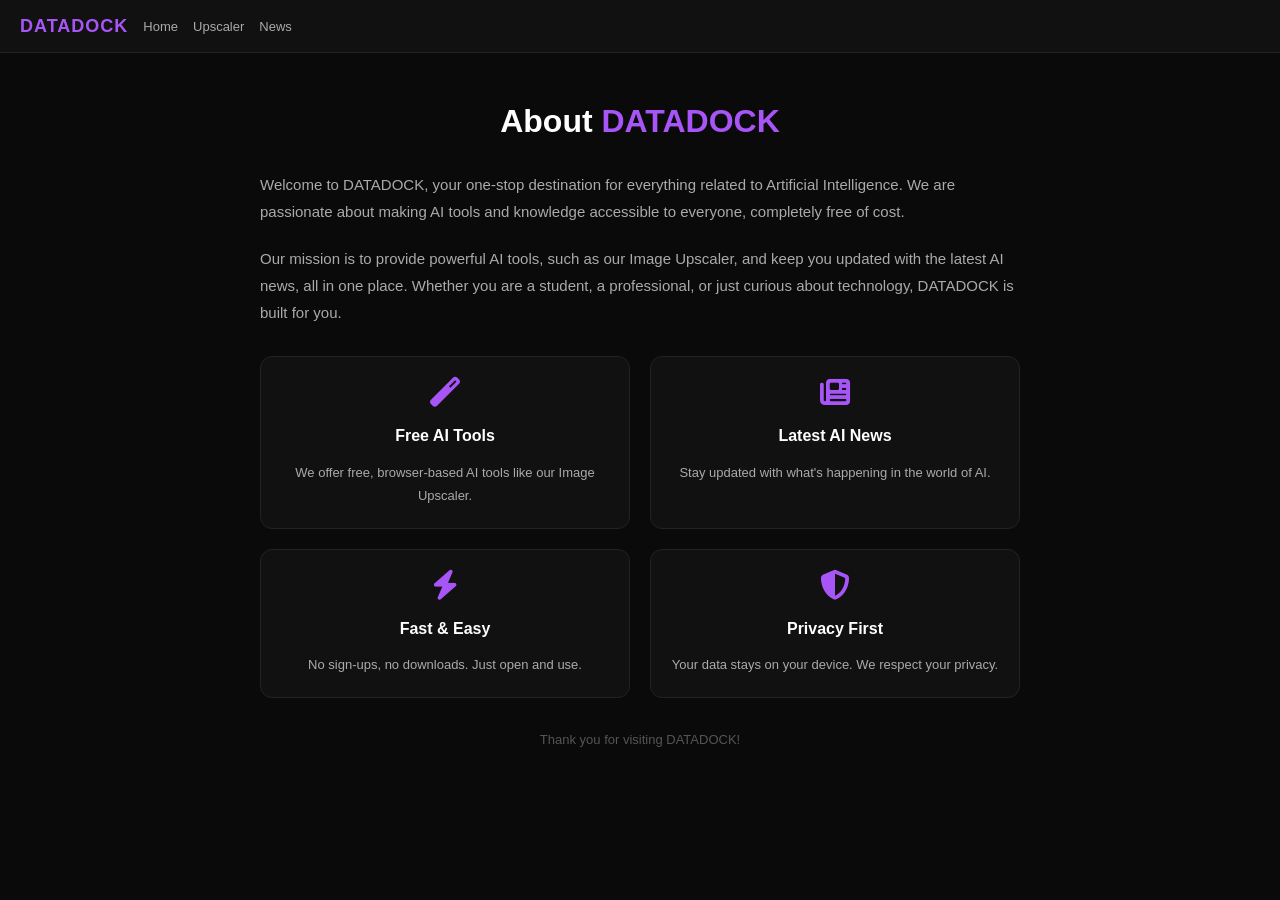
<file: about.html>
<!DOCTYPE html>
<html lang="en">
<head>
    <meta charset="UTF-8">
    <meta name="viewport" content="width=device-width, initial-scale=1.0">
    <title>About Us - DataDock</title>
    <link rel="stylesheet" href="https://cdnjs.cloudflare.com/ajax/libs/font-awesome/6.4.0/css/all.min.css">
    <style>
        * { margin: 0; padding: 0; box-sizing: border-box; font-family: 'Segoe UI', Roboto, sans-serif; }
        body { background-color: #0a0a0a; color: #fff; line-height: 1.8; }
        .top-nav { display: flex; justify-content: space-between; align-items: center; background-color: #111; padding: 10px 20px; border-bottom: 1px solid #222; font-size: 13px; position: sticky; top: 0; z-index: 100; }
        .nav-left { display: flex; align-items: center; gap: 15px; }
        .logo-text { font-weight: 900; font-size: 18px; color: #a855f7; letter-spacing: 1px; }
        .nav-links-top { display: flex; gap: 15px; }
        .nav-links-top a { color: #aaa; text-decoration: none; font-size: 13px; transition: 0.3s; }
        .nav-links-top a:hover { color: #fff; }
        .content-container { max-width: 800px; margin: 40px auto; padding: 0 20px; text-align: center; }
        h1 { font-size: 32px; color: #fff; margin-bottom: 20px; }
        .highlight { color: #a855f7; }
        p { color: #aaa; margin-bottom: 20px; font-size: 15px; text-align: left; }
        .feature-grid { display: grid; grid-template-columns: 1fr 1fr; gap: 20px; margin-top: 30px; }
        .feature-box { background: #111; border: 1px solid #222; padding: 20px; border-radius: 12px; text-align: center; }
        .feature-box i { font-size: 30px; color: #a855f7; margin-bottom: 15px; }
        .feature-box h3 { font-size: 16px; margin-bottom: 10px; }
        .feature-box p { font-size: 13px; text-align: center; margin-bottom: 0; }
        @media (max-width: 600px) { 
            .nav-links-top { display: none; }
            .feature-grid { grid-template-columns: 1fr; }
        }
    </style>
</head>
<body>
    <header class="top-nav">
        <div class="nav-left">
            <div class="logo-text">DATADOCK</div>
            <div class="nav-links-top">
                <a href="index.html">Home</a>
                <a href="final_upscaler.html">Upscaler</a>
                <a href="news.html">News</a>
            </div>
        </div>
    </header>

    <div class="content-container">
        <h1>About <span class="highlight">DATADOCK</span></h1>
        <p>Welcome to DATADOCK, your one-stop destination for everything related to Artificial Intelligence. We are passionate about making AI tools and knowledge accessible to everyone, completely free of cost.</p>
        
        <p>Our mission is to provide powerful AI tools, such as our Image Upscaler, and keep you updated with the latest AI news, all in one place. Whether you are a student, a professional, or just curious about technology, DATADOCK is built for you.</p>

        <div class="feature-grid">
            <div class="feature-box">
                <i class="fas fa-magic"></i>
                <h3>Free AI Tools</h3>
                <p>We offer free, browser-based AI tools like our Image Upscaler.</p>
            </div>
            <div class="feature-box">
                <i class="fas fa-newspaper"></i>
                <h3>Latest AI News</h3>
                <p>Stay updated with what's happening in the world of AI.</p>
            </div>
            <div class="feature-box">
                <i class="fas fa-bolt"></i>
                <h3>Fast & Easy</h3>
                <p>No sign-ups, no downloads. Just open and use.</p>
            </div>
            <div class="feature-box">
                <i class="fas fa-shield-alt"></i>
                <h3>Privacy First</h3>
                <p>Your data stays on your device. We respect your privacy.</p>
            </div>
        </div>

        <p style="margin-top: 30px; text-align: center; color: #555; font-size: 13px;">Thank you for visiting DATADOCK!</p>
    </div>
</body>
</html>
</file>
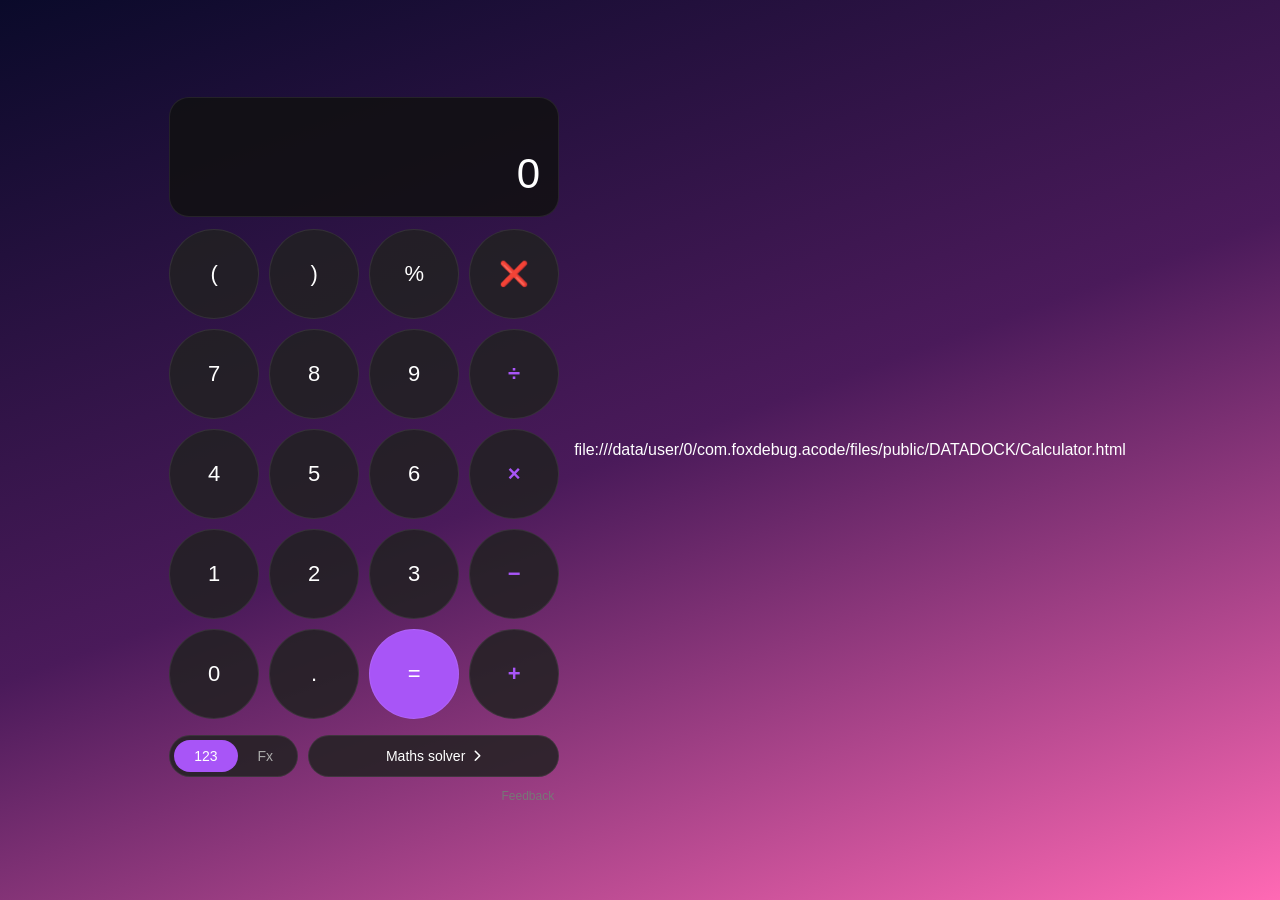
<file: calculator.html>
<!DOCTYPE html>
<html lang="en">
<head>
<meta charset="UTF-8">
<meta name="viewport" content="width=device-width, initial-scale=1.0, maximum-scale=1.0, user-scalable=no">
<title>Calculator - STOCKFABLE</title>
<link rel="stylesheet" href="https://cdnjs.cloudflare.com/ajax/libs/font-awesome/6.4.0/css/all.min.css">
<style>
  * { box-sizing: border-box; margin: 0; padding: 0; font-family: 'Segoe UI', Roboto, sans-serif; -webkit-tap-highlight-color: transparent; }
  html, body { height: 100%; width: 100%; overflow: hidden; }
  body {
    background: linear-gradient(160deg, #0a0a2a 0%, #4a1a5a 50%, #ff69b4 100%);
    display: flex; justify-content: center; align-items: center; color: #fff;
  }
  .calculator { width: 100%; max-width: 420px; padding: 15px; display: flex; flex-direction: column; gap: 12px; }
  .display {
    background: rgba(17, 17, 17, 0.85); border-radius: 20px; padding: 18px;
    text-align: right; min-height: 120px;
    display: flex; flex-direction: column; justify-content: flex-end;
    border: 1px solid rgba(255,255,255,0.08); overflow: hidden;
  }
  .expression {
    color: #aaa; font-size: 17px; min-height: 22px; margin-bottom: 8px;
    white-space: nowrap; overflow-x: auto; scrollbar-width: none;
    direction: rtl; text-align: right;
  }
  .expression::-webkit-scrollbar { display: none; }
  .result {
    color: #fff; font-size: 42px; font-weight: 300;
    white-space: nowrap; overflow-x: auto; scrollbar-width: none;
    direction: rtl; text-align: right; transition: font-size 0.15s;
  }
  .result::-webkit-scrollbar { display: none; }
  .scientific-buttons { display: none; grid-template-columns: repeat(4, minmax(0, 1fr)); gap: 10px; }
  .scientific-buttons.show { display: grid; }
  .scientific-buttons button {
    background: rgba(26, 26, 26, 0.85); border: 1px solid rgba(255,255,255,0.08);
    border-radius: 14px; color: #fff; font-size: 15px; padding: 12px 0; cursor: pointer;
  }
  .scientific-buttons button:active { background: #444; }
  .buttons { display: grid; grid-template-columns: repeat(4, minmax(0, 1fr)); gap: 10px; }
  .buttons button {
    aspect-ratio: 1 / 1; width: 100%; min-width: 0; border-radius: 50%;
    background: rgba(34, 34, 34, 0.85); border: 1px solid rgba(255,255,255,0.08);
    color: #fff; font-size: 22px; cursor: pointer;
    display: flex; justify-content: center; align-items: center;
    transition: 0.15s; padding: 0;
  }
  .buttons button:active { background: #444; transform: scale(0.95); }
  .buttons button.operator { color: #a855f7; font-weight: bold; }
  .buttons button.equals { background: #a855f7; color: #fff; }
  .buttons button.equals:active { background: #9333ea; }
  .buttons button.clear { color: #ff5555; font-size: 24px; }
  .bottom-row { display: flex; justify-content: space-between; align-items: center; gap: 10px; margin-top: 4px; }
  .toggle { background: rgba(34, 34, 34, 0.85); border-radius: 22px; display: flex; padding: 4px; border: 1px solid rgba(255,255,255,0.08); }
  .toggle button { background: transparent; border: none; border-radius: 18px; padding: 8px 20px; font-size: 14px; color: #aaa; cursor: pointer; }
  .toggle button.active { background: #a855f7; color: #fff; }
  .maths-solver {
    background: rgba(34, 34, 34, 0.85); border: 1px solid rgba(255,255,255,0.08);
    border-radius: 22px; padding: 12px 20px; font-size: 14px; color: #fff;
    display: flex; align-items: center; gap: 8px; cursor: pointer; flex: 1; justify-content: center;
  }
  .maths-solver i { font-size: 12px; }
  .feedback { text-align: right; color: #777; font-size: 12px; padding-right: 5px; }

  /* Math Solver Modal */
  .modal-overlay {
    display: none; position: fixed; inset: 0;
    background: rgba(0,0,0,0.75); backdrop-filter: blur(6px);
    z-index: 1000; justify-content: center; align-items: center; padding: 20px;
  }
  .modal-overlay.show { display: flex; }
  .modal {
    background: #151515; border: 1px solid rgba(255,255,255,0.1);
    border-radius: 20px; padding: 24px; width: 100%; max-width: 460px;
    max-height: 85vh; overflow-y: auto;
  }
  .modal h2 { font-size: 20px; margin-bottom: 6px; }
  .modal .sub { color: #888; font-size: 13px; margin-bottom: 18px; }
  .modal input, .modal select {
    width: 100%; background: #0f0f0f; border: 1px solid #333;
    border-radius: 12px; padding: 14px 16px; font-size: 16px;
    color: #fff; outline: none; margin-bottom: 12px;
  }
  .modal input:focus, .modal select:focus { border-color: #a855f7; }
  .modal button.solve-btn {
    width: 100%; background: #a855f7; border: none; border-radius: 12px;
    padding: 14px; font-size: 16px; font-weight: 600; color: #fff;
    cursor: pointer; margin-bottom: 12px;
  }
  .modal button.solve-btn:active { background: #9333ea; }
  .modal .close-btn {
    background: transparent; border: 1px solid #333; border-radius: 12px;
    padding: 10px; color: #aaa; cursor: pointer; width: 100%; font-size: 14px;
  }
  .modal .close-btn:hover { color: #fff; border-color: #555; }
  .answer-box {
    background: #0f0f0f; border: 1px solid #333; border-radius: 12px;
    padding: 16px; margin-bottom: 14px; font-size: 15px;
    color: #fff; white-space: pre-wrap; line-height: 1.7;
    display: none;
  }
  .answer-box.show { display: block; }
  .answer-box .label { color: #a855f7; font-weight: 600; }
  .quick-examples { font-size: 12px; color: #777; margin-bottom: 14px; line-height: 1.8; }
  .quick-examples span {
    display: inline-block; background: #0f0f0f; border: 1px solid #333;
    border-radius: 8px; padding: 4px 10px; margin: 3px 4px 3px 0;
    color: #aaa; cursor: pointer; transition: 0.15s;
  }
  .quick-examples span:hover { color: #a855f7; border-color: #a855f7; }
</style>
</head>
<body>
<div class="calculator">
  <div class="display">
    <div class="expression" id="expression"></div>
    <div class="result" id="result">0</div>
  </div>

  <div class="scientific-buttons" id="scientificButtons">
    <button onclick="append('sin(')">sin</button>
    <button onclick="append('cos(')">cos</button>
    <button onclick="append('tan(')">tan</button>
    <button onclick="append('log(')">log</button>
    <button onclick="append('ln(')">ln</button>
    <button onclick="append('sqrt(')">√</button>
    <button onclick="append('^')">x^y</button>
    <button onclick="append('pi')">π</button>
  </div>

  <div class="buttons">
    <button onclick="append('(')">(</button>
    <button onclick="append(')')">)</button>
    <button onclick="append('%')">%</button>
    <button class="clear" onclick="clearAll()">❌</button>

    <button onclick="append('7')">7</button>
    <button onclick="append('8')">8</button>
    <button onclick="append('9')">9</button>
    <button class="operator" onclick="append('÷')">÷</button>

    <button onclick="append('4')">4</button>
    <button onclick="append('5')">5</button>
    <button onclick="append('6')">6</button>
    <button class="operator" onclick="append('×')">×</button>

    <button onclick="append('1')">1</button>
    <button onclick="append('2')">2</button>
    <button onclick="append('3')">3</button>
    <button class="operator" onclick="append('-')">−</button>

    <button onclick="append('0')">0</button>
    <button onclick="append('.')">.</button>
    <button class="equals" onclick="calculate()">=</button>
    <button class="operator" onclick="append('+')">+</button>
  </div>

  <div class="bottom-row">
    <div class="toggle">
      <button class="active" id="basicBtn" onclick="setMode('basic')">123</button>
      <button id="fxBtn" onclick="setMode('fx')">Fx</button>
    </div>
    <div class="maths-solver" onclick="openMathSolver()">
      Maths solver <i class="fas fa-chevron-right"></i>
    </div>
  </div>
  <div class="feedback">Feedback</div>
</div>

<!-- Maths Solver Modal -->
<div class="modal-overlay" id="mathModal">
  <div class="modal">
    <h2>🧮 Maths Solver</h2>
    <p class="sub">Enter an equation or pick an example below</p>

    <div class="quick-examples">
      Examples:
      <span onclick="useExample('2x + 5 = 15')">2x + 5 = 15</span>
      <span onclick="useExample('3x - 7 = 14')">3x - 7 = 14</span>
      <span onclick="useExample('x^2 + 5x + 6 = 0')">x² + 5x + 6 = 0</span>
      <span onclick="useExample('x^2 - 4 = 0')">x² - 4 = 0</span>
      <span onclick="useExample('2x + 3y = 12')">2x + 3y = 12</span>
    </div>

    <input type="text" id="eqInput" placeholder="e.g. 2x + 5 = 15" autocomplete="off">

    <select id="eqType">
      <option value="auto">🔍 Auto Detect</option>
      <option value="linear">Linear (x to the 1st power)</option>
      <option value="quadratic">Quadratic (has x²)</option>
    </select>

    <button class="solve-btn" onclick="solveEquation()">Solve</button>

    <div class="answer-box" id="answerBox"></div>

    <button class="close-btn" onclick="closeMathSolver()">Close</button>
  </div>
</div>

<script>
  /* ============ Calculator ============ */
  let currentInput = '0';
  let fullExpression = '';
  let state = 'fresh';
  let lastExpression = '';
  let accumulatedValue = null;

  const expressionEl = document.getElementById('expression');
  const resultEl = document.getElementById('result');

  function isOperator(ch) {
    return ['+', '-', '×', '÷', '%', '^'].includes(ch);
  }

  function updateDisplay() {
    resultEl.textContent = currentInput;
    expressionEl.textContent = fullExpression;
    fitResult(currentInput);
  }

  function fitResult(text) {
    const len = text.length;
    let size = 42;
    if (len > 9) size = 34;
    if (len > 12) size = 28;
    if (len > 15) size = 22;
    if (len > 20) size = 18;
    resultEl.style.fontSize = size + 'px';
  }

  function append(value) {
    if (state === 'result') {
      if (isOperator(value) || value === ')' || value === '%') {
        fullExpression = lastExpression + ' ' + value + ' ';
        currentInput = '0';
      } else {
        fullExpression = '';
        currentInput = value;
      }
      state = 'typing';
      updateDisplay();
      return;
    }
    if (state === 'accumulated') {
      fullExpression = '';
      currentInput = value;
      state = 'typing';
      updateDisplay();
      return;
    }
    if (isOperator(value)) {
      let trimmed = fullExpression.trimEnd();
      if (trimmed.length > 0 && isOperator(trimmed[trimmed.length - 1])) {
        fullExpression = trimmed.slice(0, -1) + ' ' + value + ' ';
      } else {
        fullExpression = (fullExpression + ' ' + currentInput + ' ' + value + ' ').trimStart();
      }
      currentInput = '0';
      state = 'typing';
      updateDisplay();
      return;
    }
    if (currentInput === '0' && value !== '.') {
      currentInput = value;
    } else {
      if (value === '.' && currentInput.includes('.')) return;
      currentInput += value;
    }
    state = 'typing';
    updateDisplay();
  }

  function evalExpression(exp) {
    let evalExp = exp
      .replace(/÷/g, '/').replace(/×/g, '*').replace(/−/g, '-')
      .replace(/sin\(/g, 'Math.sin(').replace(/cos\(/g, 'Math.cos(')
      .replace(/tan\(/g, 'Math.tan(').replace(/log\(/g, 'Math.log10(')
      .replace(/ln\(/g, 'Math.log(').replace(/sqrt\(/g, 'Math.sqrt(')
      .replace(/\^/g, '**').replace(/pi/g, 'Math.PI').replace(/%/g, '/100');
    return Function('"use strict";return (' + evalExp + ')')();
  }

  function calculate() {
    if (state === 'fresh') return;
    if (state === 'result') {
      accumulatedValue = parseFloat(currentInput) || 0;
      currentInput = '0';
      state = 'accumulated';
      updateDisplay();
      return;
    }
    if (state === 'accumulated') return;

    let fullExpr = (fullExpression + ' ' + currentInput).trim();
    if (fullExpr === '' || fullExpr === '0') return;

    try {
      let result = evalExpression(fullExpr);
      if (typeof result === 'number' && !isNaN(result) && isFinite(result)) {
        let resultStr = parseFloat(result.toFixed(10)).toString();
        if (accumulatedValue !== null) {
          const combined = accumulatedValue + parseFloat(resultStr);
          resultStr = parseFloat(combined.toFixed(10)).toString();
          lastExpression = accumulatedValue + ' + ' + fullExpr;
          fullExpression = lastExpression + ' =';
          accumulatedValue = null;
        } else {
          lastExpression = fullExpr;
          fullExpression = lastExpression + ' =';
        }
        currentInput = resultStr;
        state = 'result';
        updateDisplay();
      } else {
        currentInput = 'Error'; state = 'result'; updateDisplay();
      }
    } catch (e) {
      currentInput = 'Error'; state = 'result'; updateDisplay();
    }
  }

  function clearAll() {
    currentInput = '0'; fullExpression = ''; state = 'fresh';
    lastExpression = ''; accumulatedValue = null; updateDisplay();
  }

  function setMode(m) {
    const basicBtn = document.getElementById('basicBtn');
    const fxBtn = document.getElementById('fxBtn');
    const sciButtons = document.getElementById('scientificButtons');
    if (m === 'basic') {
      basicBtn.classList.add('active'); fxBtn.classList.remove('active');
      sciButtons.classList.remove('show');
    } else {
      fxBtn.classList.add('active'); basicBtn.classList.remove('active');
      sciButtons.classList.add('show');
    }
  }

  /* ============ Maths Solver ============ */
  function openMathSolver() {
    document.getElementById('mathModal').classList.add('show');
    document.getElementById('answerBox').classList.remove('show');
  }
  function closeMathSolver() {
    document.getElementById('mathModal').classList.remove('show');
  }
  function useExample(eq) {
    document.getElementById('eqInput').value = eq;
    document.getElementById('eqInput').focus();
  }

  function solveEquation() {
    const input = document.getElementById('eqInput').value.trim();
    const answerBox = document.getElementById('answerBox');

    if (!input) {
      answerBox.innerHTML = '<span class="label">⚠️</span> Please enter an equation.';
      answerBox.classList.add('show');
      return;
    }

    if (!input.includes('=')) {
      answerBox.innerHTML = '<span class="label">⚠️</span> Equation must contain <b>=</b>.<br>Example: <b>2x + 5 = 15</b>';
      answerBox.classList.add('show');
      return;
    }

    try {
      const parts = input.split('=');
      if (parts.length !== 2) {
        answerBox.innerHTML = '<span class="label">⚠️</span> Only one <b>=</b> is allowed.';
        answerBox.classList.add('show');
        return;
      }

      const left = parts[0].trim();
      const right = parts[1].trim();

      const isQuad = /x\s*\^?\s*2|x²|x\*x/.test(input);
      const mode = document.getElementById('eqType').value;

      if (isQuad || mode === 'quadratic') {
        solveQuadratic(left, right, answerBox);
      } else {
        solveLinear(left, right, answerBox);
      }
    } catch (e) {
      answerBox.innerHTML = '<span class="label">❌ Error:</span> Could not parse the equation.<br>Correct format: <b>2x + 5 = 15</b>';
      answerBox.classList.add('show');
    }
  }

  function solveLinear(left, right, answerBox) {
    function parseSide(s) {
      const cleaned = s.replace(/\s/g, '').replace(/-/g, '+-');
      const terms = cleaned.split('+').filter(t => t !== '');
      let a = 0, c = 0;
      for (let term of terms) {
        if (term.includes('x')) {
          let coef = term.replace('x', '');
          if (coef === '' || coef === '+') a += 1;
          else if (coef === '-') a += -1;
          else a += parseFloat(coef);
        } else {
          c += parseFloat(term) || 0;
        }
      }
      return { a, c };
    }

    const L = parseSide(left);
    const R = parseSide(right);

    const A = L.a - R.a;
    const C = L.c - R.c;

    if (A === 0) {
      if (C === 0) {
        answerBox.innerHTML = '<span class="label">♾️ Infinite solutions</span><br>Any value of x satisfies the equation.';
      } else {
        answerBox.innerHTML = '<span class="label">❌ No solution</span><br>The equation is not valid.';
      }
      answerBox.classList.add('show');
      return;
    }

    const x = -C / A;
    const xRounded = parseFloat(x.toFixed(6));

    answerBox.innerHTML =
      '<span class="label">✅ Solution:</span><br>' +
      '<b style="font-size:22px;color:#a855f7;">x = ' + xRounded + '</b><br><br>' +
      '<span style="color:#888;font-size:13px;">Steps:</span><br>' +
      '<span style="color:#aaa;font-size:13px;">' + left + ' = ' + right + '</span><br>' +
      '<span style="color:#aaa;font-size:13px;">' + A + 'x + ' + C + ' = 0</span><br>' +
      '<span style="color:#aaa;font-size:13px;">x = -(' + C + ') / ' + A + ' = ' + xRounded + '</span>';
    answerBox.classList.add('show');
  }

  function solveQuadratic(left, right, answerBox) {
    function parseSide(s) {
      const cleaned = s.replace(/\s/g, '').replace(/-/g, '+-');
      const terms = cleaned.split('+').filter(t => t !== '');
      let a = 0, b = 0, c = 0;
      for (let term of terms) {
        if (/x\^2|x²/.test(term)) {
          let coef = term.replace(/x\^2|x²/, '');
          if (coef === '' || coef === '+') a += 1;
          else if (coef === '-') a += -1;
          else a += parseFloat(coef);
        } else if (term.includes('x')) {
          let coef = term.replace('x', '');
          if (coef === '' || coef === '+') b += 1;
          else if (coef === '-') b += -1;
          else b += parseFloat(coef);
        } else {
          c += parseFloat(term) || 0;
        }
      }
      return { a, b, c };
    }

    const L = parseSide(left);
    const R = parseSide(right);

    const A = L.a - R.a;
    const B = L.b - R.b;
    const C = L.c - R.c;

    if (A === 0) {
      solveLinear(left, right, answerBox);
      return;
    }

    const D = B * B - 4 * A * C;
    const Dround = parseFloat(D.toFixed(6));

    let html = '<span class="label">✅ Solution:</span><br>';
    html += '<span style="color:#aaa;font-size:13px;">' + A + 'x² + ' + B + 'x + ' + C + ' = 0</span><br><br>';

    if (D > 0) {
      const x1 = (-B + Math.sqrt(D)) / (2 * A);
      const x2 = (-B - Math.sqrt(D)) / (2 * A);
      html += '<b style="font-size:20px;color:#a855f7;">x₁ = ' + parseFloat(x1.toFixed(6)) + '</b><br>';
      html += '<b style="font-size:20px;color:#a855f7;">x₂ = ' + parseFloat(x2.toFixed(6)) + '</b><br><br>';
      html += '<span style="color:#888;font-size:13px;">Discriminant (D) = ' + Dround + ' > 0 → two distinct real roots</span>';
    } else if (D === 0) {
      const x = -B / (2 * A);
      html += '<b style="font-size:22px;color:#a855f7;">x = ' + parseFloat(x.toFixed(6)) + '</b><br><br>';
      html += '<span style="color:#888;font-size:13px;">Discriminant (D) = 0 → two equal roots</span>';
    } else {
      const real = -B / (2 * A);
      const imag = Math.sqrt(-D) / (2 * A);
      html += '<b style="font-size:18px;color:#a855f7;">x₁ = ' + parseFloat(real.toFixed(4)) + ' + ' + parseFloat(imag.toFixed(4)) + 'i</b><br>';
      html += '<b style="font-size:18px;color:#a855f7;">x₂ = ' + parseFloat(real.toFixed(4)) + ' - ' + parseFloat(imag.toFixed(4)) + 'i</b><br><br>';
      html += '<span style="color:#888;font-size:13px;">Discriminant (D) = ' + Dround + ' < 0 → complex roots</span>';
    }

    answerBox.innerHTML = html;
    answerBox.classList.add('show');
  }

  document.getElementById('mathModal').addEventListener('click', (e) => {
    if (e.target.id === 'mathModal') closeMathSolver();
  });

  document.getElementById('eqInput').addEventListener('keydown', (e) => {
    if (e.key === 'Enter') solveEquation();
  });

  document.addEventListener('keydown', (e) => {
    if (document.getElementById('mathModal').classList.contains('show')) return;
    if (e.key >= '0' && e.key <= '9') append(e.key);
    else if (e.key === '.') append('.');
    else if (e.key === '+') append('+');
    else if (e.key === '-') append('-');
    else if (e.key === '*') append('×');
    else if (e.key === '/') { e.preventDefault(); append('÷'); }
    else if (e.key === '%') append('%');
    else if (e.key === '(') append('(');
    else if (e.key === ')') append(')');
    else if (e.key === 'Enter' || e.key === '=') { e.preventDefault(); calculate(); }
    else if (e.key === 'Escape') clearAll();
    else if (e.key === 'Backspace') {
      e.preventDefault();
      if (state === 'fresh') return;
      if (currentInput.length > 1) currentInput = currentInput.slice(0, -1);
      else currentInput = '0';
      updateDisplay();
    }
  });

  updateDisplay();
</script>
</body>
</html>file:///data/user/0/com.foxdebug.acode/files/public/DATADOCK/Calculator.html
</file>
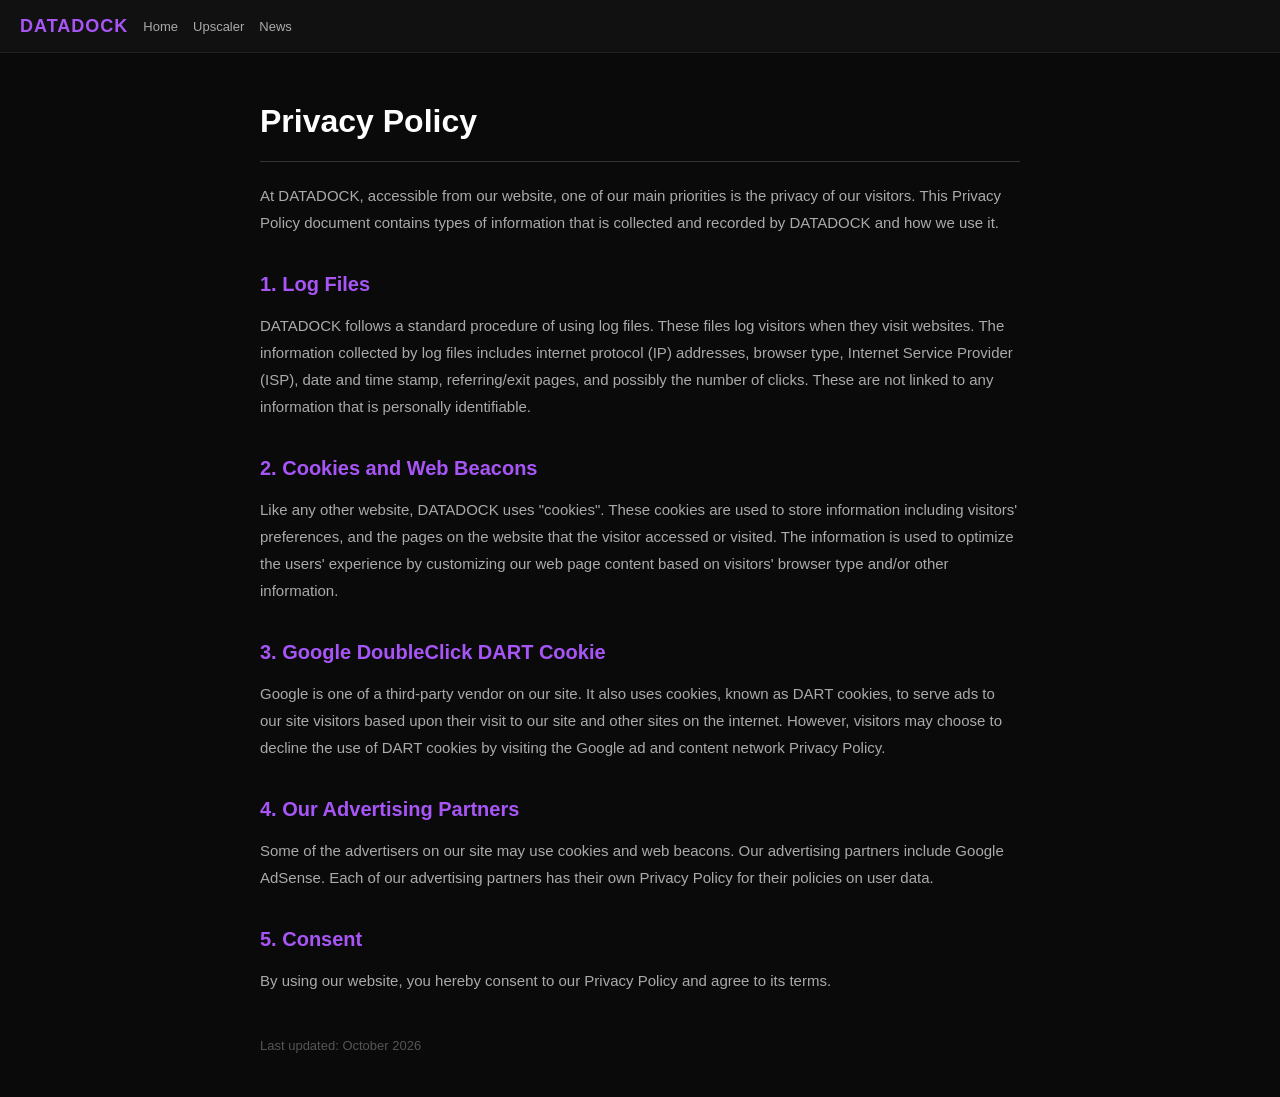
<file: privacy.html>
<!DOCTYPE html>
<html lang="en">
<head>
    <meta charset="UTF-8">
    <meta name="viewport" content="width=device-width, initial-scale=1.0">
    <title>Privacy Policy - DataDock</title>
    <link rel="stylesheet" href="https://cdnjs.cloudflare.com/ajax/libs/font-awesome/6.4.0/css/all.min.css">
    <style>
        * { margin: 0; padding: 0; box-sizing: border-box; font-family: 'Segoe UI', Roboto, sans-serif; }
        body { background-color: #0a0a0a; color: #fff; line-height: 1.8; }
        .top-nav { display: flex; justify-content: space-between; align-items: center; background-color: #111; padding: 10px 20px; border-bottom: 1px solid #222; font-size: 13px; position: sticky; top: 0; z-index: 100; }
        .nav-left { display: flex; align-items: center; gap: 15px; }
        .logo-text { font-weight: 900; font-size: 18px; color: #a855f7; letter-spacing: 1px; }
        .nav-links-top { display: flex; gap: 15px; }
        .nav-links-top a { color: #aaa; text-decoration: none; font-size: 13px; transition: 0.3s; }
        .nav-links-top a:hover { color: #fff; }
        .content-container { max-width: 800px; margin: 40px auto; padding: 0 20px; }
        h1 { font-size: 32px; color: #fff; margin-bottom: 20px; border-bottom: 1px solid #333; padding-bottom: 10px; }
        h2 { font-size: 20px; color: #a855f7; margin-top: 30px; margin-bottom: 10px; }
        p { color: #aaa; margin-bottom: 15px; font-size: 15px; }
        ul { margin-left: 20px; color: #aaa; margin-bottom: 15px; }
        li { margin-bottom: 5px; }
        @media (max-width: 600px) { .nav-links-top { display: none; } }
    </style>
</head>
<body>
    <header class="top-nav">
        <div class="nav-left">
            <div class="logo-text">DATADOCK</div>
            <div class="nav-links-top">
                <a href="index.html">Home</a>
                <a href="final_upscaler.html">Upscaler</a>
                <a href="news.html">News</a>
            </div>
        </div>
    </header>

    <div class="content-container">
        <h1>Privacy Policy</h1>
        <p>At DATADOCK, accessible from our website, one of our main priorities is the privacy of our visitors. This Privacy Policy document contains types of information that is collected and recorded by DATADOCK and how we use it.</p>

        <h2>1. Log Files</h2>
        <p>DATADOCK follows a standard procedure of using log files. These files log visitors when they visit websites. The information collected by log files includes internet protocol (IP) addresses, browser type, Internet Service Provider (ISP), date and time stamp, referring/exit pages, and possibly the number of clicks. These are not linked to any information that is personally identifiable.</p>

        <h2>2. Cookies and Web Beacons</h2>
        <p>Like any other website, DATADOCK uses "cookies". These cookies are used to store information including visitors' preferences, and the pages on the website that the visitor accessed or visited. The information is used to optimize the users' experience by customizing our web page content based on visitors' browser type and/or other information.</p>

        <h2>3. Google DoubleClick DART Cookie</h2>
        <p>Google is one of a third-party vendor on our site. It also uses cookies, known as DART cookies, to serve ads to our site visitors based upon their visit to our site and other sites on the internet. However, visitors may choose to decline the use of DART cookies by visiting the Google ad and content network Privacy Policy.</p>

        <h2>4. Our Advertising Partners</h2>
        <p>Some of the advertisers on our site may use cookies and web beacons. Our advertising partners include Google AdSense. Each of our advertising partners has their own Privacy Policy for their policies on user data.</p>

        <h2>5. Consent</h2>
        <p>By using our website, you hereby consent to our Privacy Policy and agree to its terms.</p>

        <p style="margin-top: 40px; font-size: 13px; color: #555;">Last updated: October 2026</p>
    </div>
</body>
</html>
</file>
